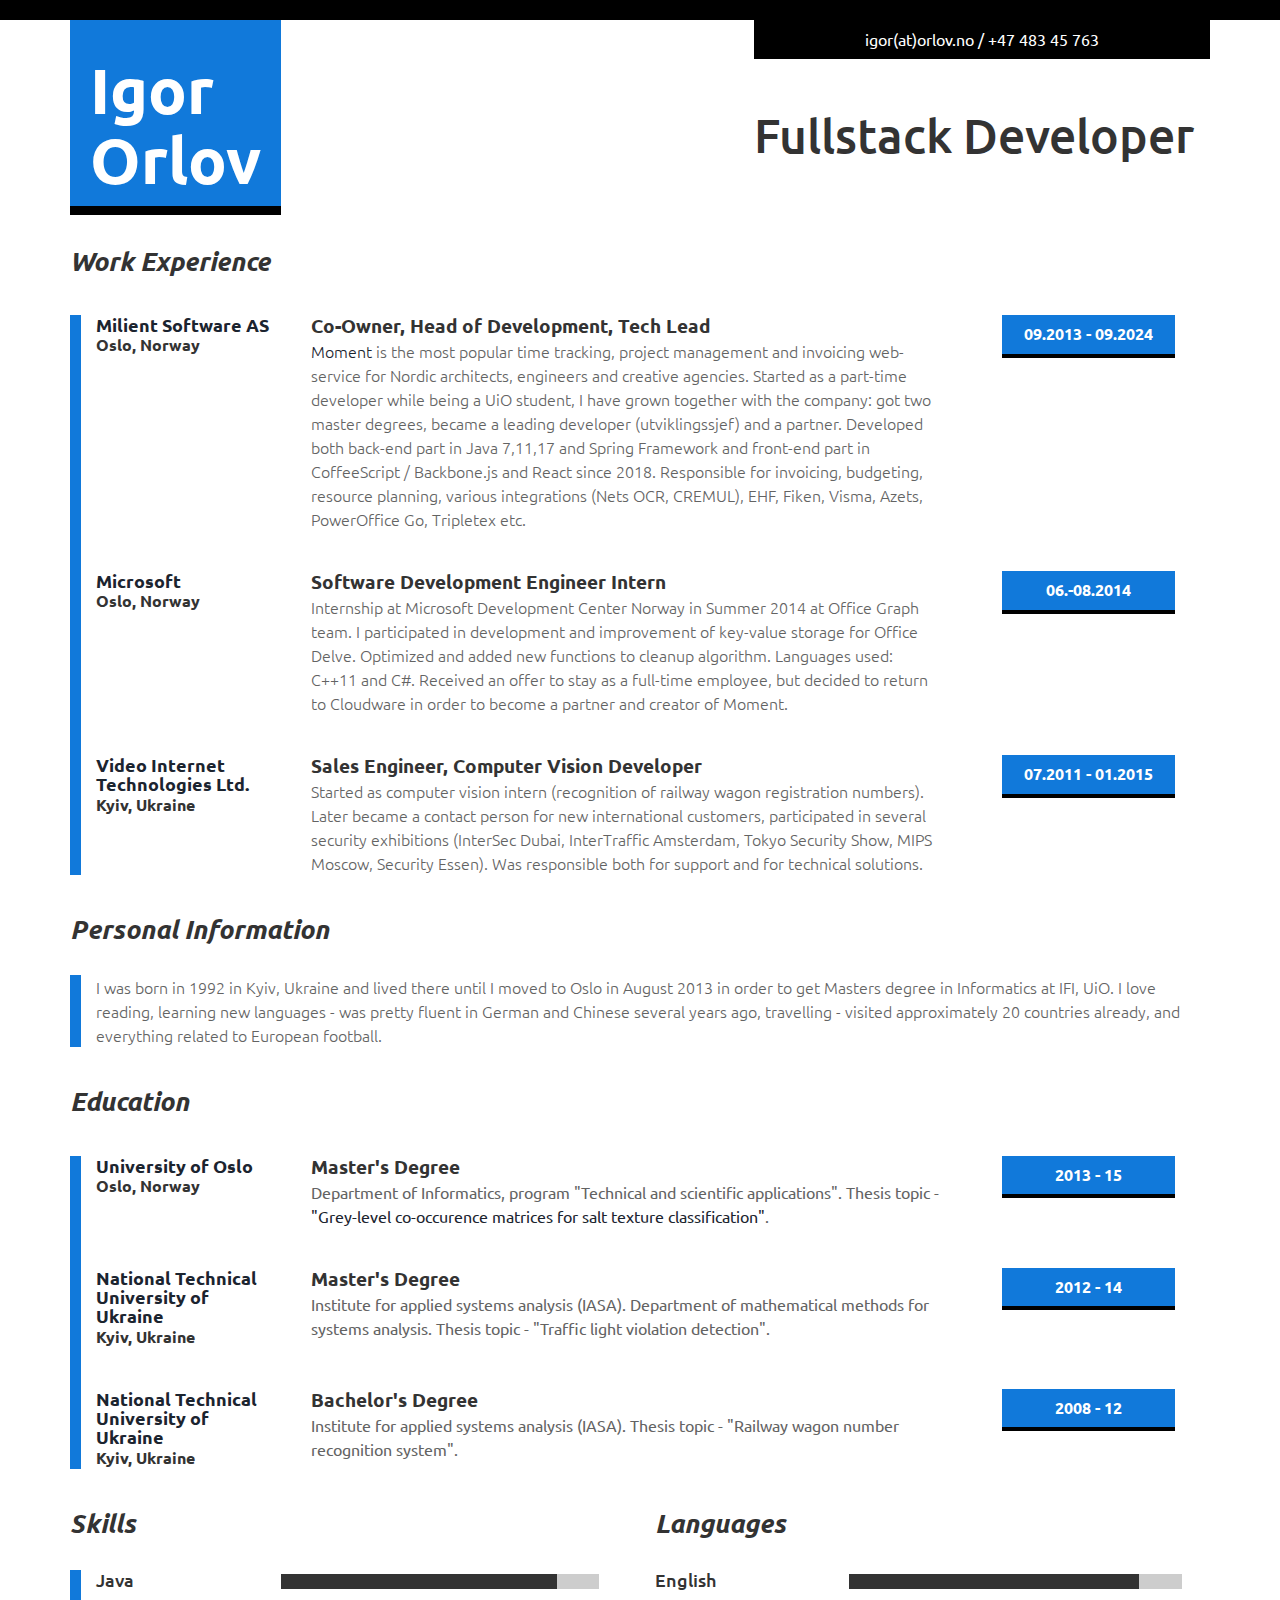
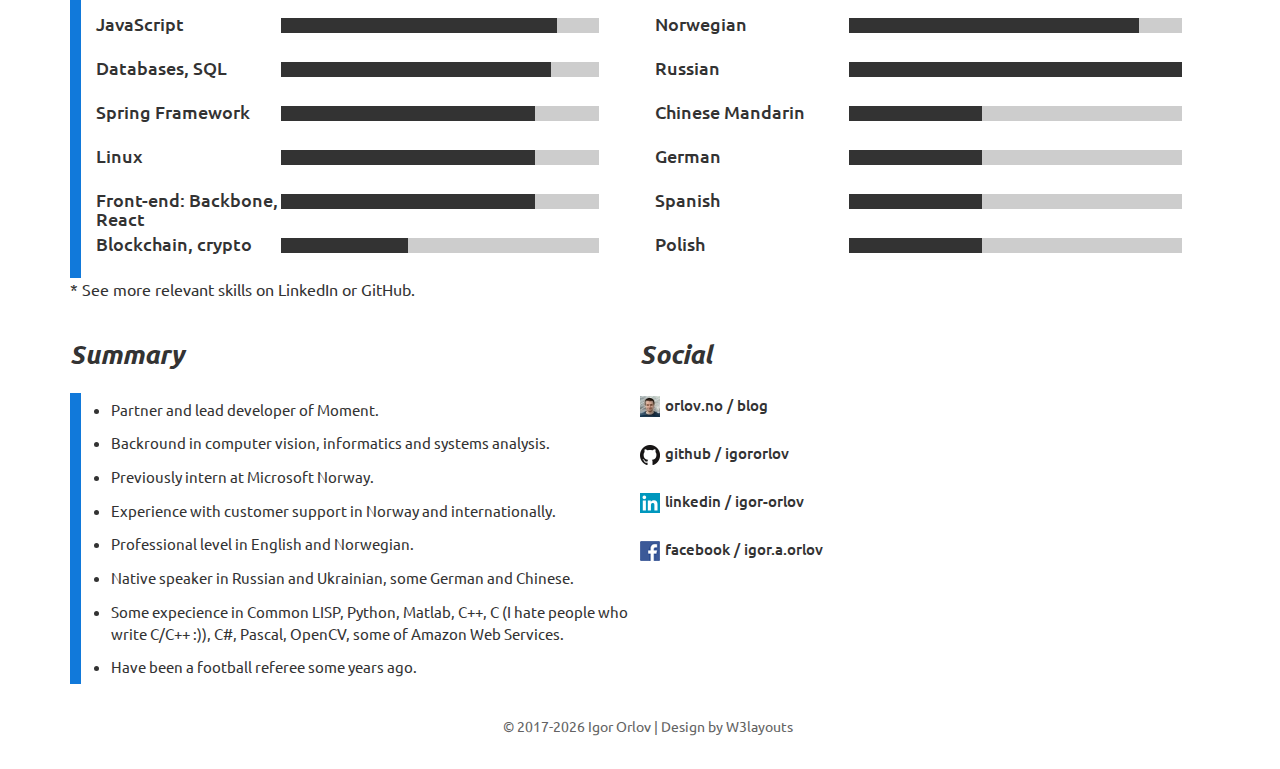
<file: index.html>
<!--A Design by W3layouts
Author: W3layout
Author URL: http://w3layouts.com
License: Creative Commons Attribution 3.0 Unported
License URL: http://creativecommons.org/licenses/by/3.0/
-->
<!DOCTYPE HTML>
<html>
<head>
<title>Igor Orlov - Fullstack Developer</title>
<!-- Custom Theme files -->
<link href="css/bootstrap.css" rel='stylesheet' type='text/css' />
<link href="css/style.css" rel='stylesheet' type='text/css' />
<!--//theme-style-->
<meta name="viewport" content="width=device-width, initial-scale=1">
<meta http-equiv="Content-Type" content="text/html; charset=utf-8" />
<meta name="keywords" content="Igor, Orlov, Igor Orlov, Ukraine, Ukraina, Oslo, Norway, Norge, Web Developer, Utvikler,
  Java, Full-stack, Spring Framework, JavaScript, CoffeeScript, Moment, Nordisoft" />
<script type="application/x-javascript"> addEventListener("load", function() { setTimeout(hideURLbar, 0); }, false); function hideURLbar(){ window.scrollTo(0,1); } </script>
<link href='http://fonts.googleapis.com/css?family=Ubuntu:300,400,500,700' rel='stylesheet' type='text/css'>
<link href='http://fonts.googleapis.com/css?family=Varela+Round' rel='stylesheet' type='text/css'>
<meta name="yandex-verification" content="ac87575062103234" />
	
	<!-- start menu -->

</head>
<body>
<!--
Hi, stranger! If you're reading this, you are probably really interested in this page. Let's meet some day in Oslo or Kyiv and I'll buy you a cup of coffee :)
-->
<!-- header -->
<div class="top-header"></div>
<div class="container">
	 <div class="header">
		 <h1>Igor <br class="no-print">Orlov</h1>
	 </div>
	 <div class="header-right">
		 <div class="list">
		 <ul>
			 <li><a href="mailto:igor@orlov.no?Subject=Contact%20from%20personal%20website" target="_top">igor(at)orlov.no</a></li>
			 <li>/</li>
			 <li><a href="tel:+4748345763">+47 483 45 763</a></li>
		 </ul>
		 </div>
		 <h2 class="job-title">Fullstack Developer</h2>
	 </div>
	 <div class="clearfix"></div>
</div>
<div class="content">
	 <div class="container">
		  <h3>Work Experience</h3>
	       <div class="work">
			 <div class="details">
				 <div class="col-md-3 city">
					 <h5><a href="https://www.milientsoftware.com/" target="_blank">Milient Software AS</a></h5>
					 <p>Oslo, Norway</p>
				 </div>
				 <div class="col-md-7 posts">
					 <h4>Co-Owner, Head of Development, Tech Lead</h4>
					 <p>
						 <a href="http://moment.team/" target="_blank">Moment</a> is the most popular time tracking,
						 project management and invoicing web-service for Nordic architects, engineers and creative agencies.
						 Started as a part-time developer while being a UiO student, I have grown together with the company: got two master degrees,
             became a leading developer (utviklingssjef) and a partner.
             Developed both back-end part in Java 7,11,17 and Spring Framework and front-end part in CoffeeScript / Backbone.js and React since 2018. Responsible for invoicing, budgeting,
             resource planning, various integrations (Nets OCR, CREMUL), EHF, Fiken, Visma, Azets, PowerOffice Go, Tripletex etc.
           </p>
				 </div>
				 <div class="col-md-2 date">
					 <p>09.2013 - 09.2024</p>
				 </div>
				 <div class="clearfix"></div>
			 </div>
			 <div class="details">
				 <div class="col-md-3 city">
					 <h5><a href="https://en.wikipedia.org/wiki/Microsoft_Development_Center_Norway" target="_blank">Microsoft</a></h5>
					 <p>Oslo, Norway</p>
				 </div>
				 <div class="col-md-7 posts">
					 <h4>Software Development Engineer Intern</h4>
					 <p>Internship at Microsoft Development Center Norway in Summer 2014 at Office Graph team. I participated in development and improvement of
             key-value storage for Office Delve. Optimized and added new functions to cleanup algorithm. Languages used: C++11 and C#.
             Received an offer to stay as a full-time employee, but decided to return to Cloudware in order to become a partner and creator of Moment. </p>
				 </div>
				 <div class="col-md-2 date">
					 <p>06.-08.2014</p>
				 </div>
				 <div class="clearfix"></div>
			 </div>
			 <div class="details">
				 <div class="col-md-3 city">
					 <h5><a href="http://vit.ua/" target="_blank">Video Internet Technologies Ltd.</a></h5>
					 <p>Kyiv, Ukraine</p>
				 </div>
				 <div class="col-md-7 posts">
					 <h4>Sales Engineer, Computer Vision Developer</h4>
					 <p>Started as computer vision intern (recognition of railway wagon registration numbers). Later became a contact person for new international
             customers, participated in several security exhibitions (InterSec Dubai, InterTraffic Amsterdam, Tokyo Security Show, MIPS Moscow, Security Essen).
             Was responsible both for support and for technical solutions.</p>
				 </div>
				 <div class="col-md-2 date">
					 <p>07.2011 - 01.2015</p>
				 </div>
     			 <div class="clearfix"></div>
			 </div>
		 </div>
		 <h3>Personal Information</h3>
		 <div class="info">
			 <p>I was born in 1992 in Kyiv, Ukraine and lived there until I moved to Oslo in August 2013 in order to get Masters
         degree in Informatics at IFI, UiO. I love reading, learning new languages - was pretty fluent in German and Chinese several years ago,
         travelling - visited approximately 20 countries already, and everything related to European football.
       </p>
		 </div>
		 <h3>Education</h3>
	       <div class="education">
			 <div class="details">
				 <div class="col-md-3 city">
					 <h5><a href="http://www.uio.no/" target="_blank">University of Oslo</a></h5>
					 <p>Oslo, Norway</p>
				 </div>
				 <div class="col-md-7 college">
					 <h4>Master's Degree</h4>
					 <h5>Department of Informatics, program "Technical and scientific applications". Thesis topic - <a href="https://pdfs.semanticscholar.org/131d/feefc22567f3249051dc430dc84f19e7cef5.pdf" target="_blank">"Grey-level co-occurence matrices for salt texture classification"</a>.</h5>
				 </div>
				 <div class="col-md-2 date">
					 <p>2013 - 15</p>
				 </div>
				 <div class="clearfix"></div>
			 </div>
			 <div class="details">
				 <div class="col-md-3 city">
					 <h5><a href="http://kpi.ua/en" target="_blank">National Technical University of Ukraine</a></h5>
					 <p>Kyiv, Ukraine</p>
				 </div>
				 <div class="col-md-7 college">
					 <h4>Master's Degree</h4>
					 <h5>Institute for applied systems analysis (IASA). Department of mathematical methods for systems analysis.
             Thesis topic - "Traffic light violation detection".</h5>
				 </div>
				 <div class="col-md-2 date">
					 <p>2012 - 14</p>
				 </div>
				 <div class="clearfix"></div>
			 </div>
			 <div class="details">
				 <div class="col-md-3 city">
           <h5><a href="http://kpi.ua/en" target="_blank">National Technical University of Ukraine</a></h5>
					 <p>Kyiv, Ukraine</p>
				 </div>
				 <div class="col-md-7 college">
					 <h4>Bachelor's Degree</h4>
					 <h5>Institute for applied systems analysis (IASA). Thesis topic - "Railway wagon number recognition system".</h5>
				 </div>
				 <div class="col-md-2 date">
					 <p>2008 - 12</p>
				 </div>
				 <div class="clearfix"></div>
			 </div>
		 </div>
		 <div class="skills">
			 <div class="col-md-6 skill-list">
				 <h3>Skills</h3>
				 <div class="lists">
					 <div class="sub grid1">
						 <h5>Java</h5>
						 <div class="progressy1"><p></p></div>
						 <div class="clearfix"></div>
					 </div>
					 <div class="sub">
						 <h5>JavaScript</h5>
						 <div class="progressy2"><p></p></div>
						 <div class="clearfix"></div>
					 </div>
					 <div class="sub">
						 <h5>Databases, SQL</h5>
						 <div class="progressy3"><p></p></div>
						 <div class="clearfix"></div>
					 </div>
					 <div class="sub">
						 <h5>Spring Framework</h5>
						 <div class="progressy4 php"><p></p></div>
						 <div class="clearfix"></div>
					 </div>
           <div class="sub">
             <h5>Linux</h5>
             <div class="progressy4 php"><p></p></div>
             <div class="clearfix"></div>
           </div>
					 <div class="sub">
						 <h5>Front-end: Backbone, React</h5>
						 <div class="progressy4 php"><p></p></div>
						 <div class="clearfix"></div>
					 </div>
					 <div class="sub">
						 <h5>Blockchain, crypto</h5>
						 <div class="progressy7 php"><p></p></div>
						 <div class="clearfix"></div>
					 </div>
				 </div>
         <p>
           * See more relevant skills on LinkedIn or GitHub.
         </p>
			 </div>
			 <div class="col-md-6 skill-list">
				  <h3>Languages</h3>
				  <div class="lists2">
					  <div class="sub grid1">
						 <h5>English</h5>
						 <div class="progressy1"><p></p></div>
						 <div class="clearfix"></div>
					 </div>
					 <div class="sub">
						 <h5>Norwegian</h5>
						 <div class="progressy1"><p></p></div>
						 <div class="clearfix"></div>
					 </div>
					 <div class="sub">
						 <h5>Russian</h5>
						 <div class="progressy6"><p></p></div>
						 <div class="clearfix"></div>
					 </div>
					 <div class="sub">
						 <h5>Chinese Mandarin</h5>
						 <div class="progressy7"><p></p></div>
						 <div class="clearfix"></div>
					 </div>
           <div class="sub">
						 <h5>German</h5>
						 <div class="progressy7"><p></p></div>
						 <div class="clearfix"></div>
					 </div>
					 <div class="sub">
						 <h5>Spanish</h5>
						 <div class="progressy7"><p></p></div>
						 <div class="clearfix"></div>
					 </div>
					 <div class="sub">
						 <h5>Polish</h5>
						 <div class="progressy7"><p></p></div>
						 <div class="clearfix"></div>
					 </div>
				 </div>
			 </div>
			 <div class="clearfix"></div>
		 </div>
		 <div class="bottom_cnt">
		     <div class="left_grid">
				 <h3>Summary</h3>
				 <ul class="list2">
					 <li>Partner and lead developer of Moment.</li>
					 <li>Backround in computer vision, informatics and systems analysis.</li>
					 <li>Previously intern at Microsoft Norway.</li>
					 <li>Experience with customer support in Norway and internationally.</li>
           <li>Professional level in English and Norwegian.</li>
           <li>Native speaker in Russian and Ukrainian, some German and Chinese.</li>
					 <li>Some expecience in Common LISP, Python, Matlab, C++, C (I hate people who write C/C++ :)), C#, Pascal, OpenCV, some of Amazon Web Services.</li>
					 <li>Have been a football referee some years ago.</li>
				 </ul>
			 </div>
			 <div class="right_grid">
				 <h3>Social</h3>
				 <ul class="media_sec">
					 <li><a href="./blog.html"><img src="images/igor.jpg" alt=""/>orlov.no / blog</a></li>
					 <li><a href="https://github.com/igororlov" target="_blank"><img src="images/gh.png" alt=""/>github / igororlov</a></li>
					 <li><a href="https://www.linkedin.com/in/igor-orlov" target="_blank"><img src="images/lkd.ico" alt=""/>linkedin / igor-orlov</a></li>
					 <li><a href="https://www.facebook.com/igor.a.orlov" target="_blank"><img src="images/fb.png" alt=""/>facebook / igor.a.orlov</a></li>
				 </ul>
			 </div>
			 <div class="clearfix"></div>
		 </div>
		 <div class="copywrite">
			 <p>© 2017-<script type="text/javascript">document.write(new Date().getFullYear());</script> Igor Orlov | Design by <a href="http://w3layouts.com/" target="_blank">W3layouts</a> </p>
		 </div>
	</div>
</div>
<!---->

<!-- Google Analytics - just to track whether someone is seeing this page -->
<script>
  (function(i,s,o,g,r,a,m){i['GoogleAnalyticsObject']=r;i[r]=i[r]||function(){
  (i[r].q=i[r].q||[]).push(arguments)},i[r].l=1*new Date();a=s.createElement(o),
  m=s.getElementsByTagName(o)[0];a.async=1;a.src=g;m.parentNode.insertBefore(a,m)
  })(window,document,'script','https://www.google-analytics.com/analytics.js','ga');
  ga('create', 'UA-92518655-1', 'auto');
  ga('send', 'pageview');
</script>

</body>
</html>
</file>
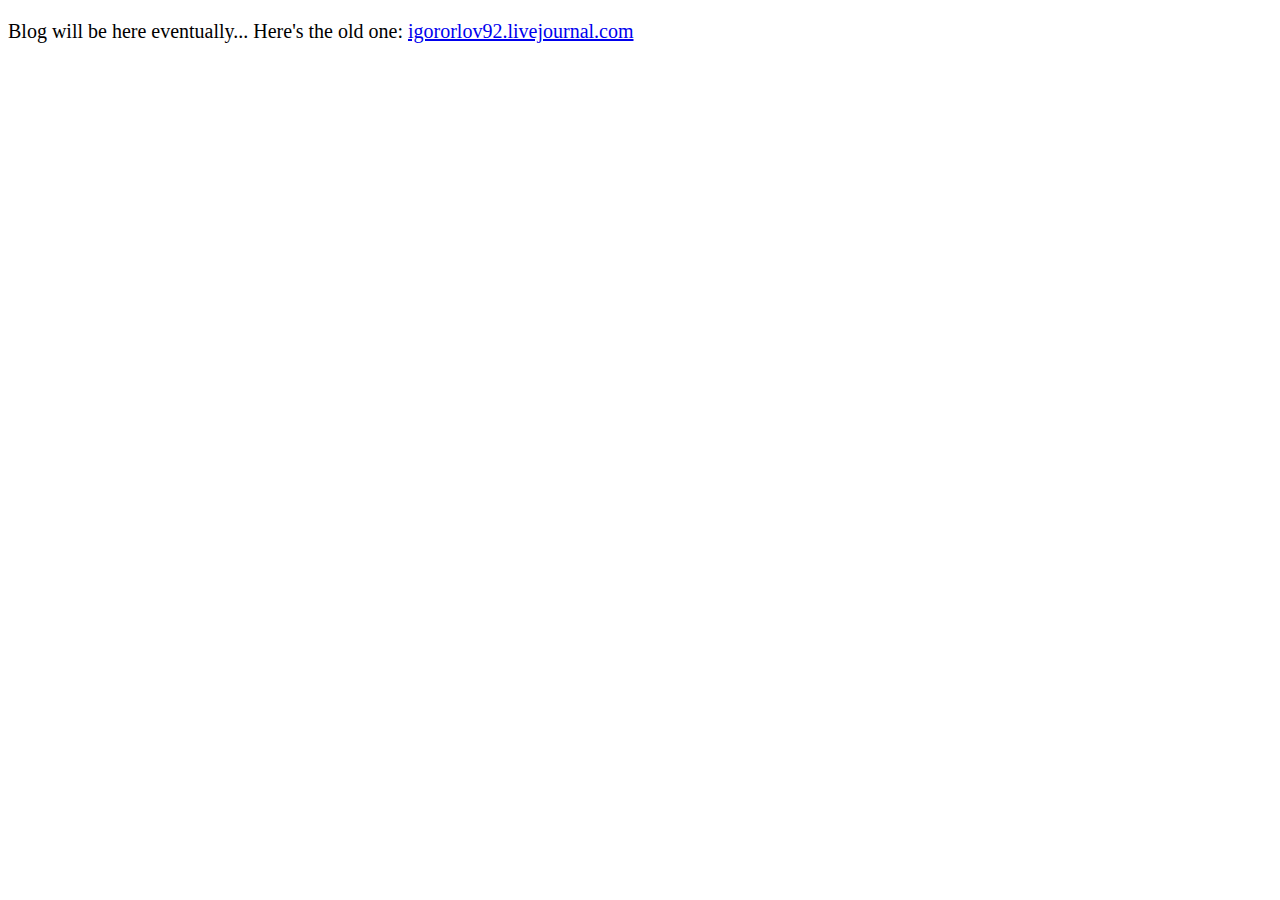
<file: blog.html>
<!DOCTYPE html>
<html lang="en">
<head>
  <meta charset="UTF-8">
  <title>Blog</title>
</head>
<body>
  <p style="font-size: 20px">
    Blog will be here eventually... Here's the old one: <a href="https://igororlov92.livejournal.com/" target="_blank">igororlov92.livejournal.com</a>
  </p>
</body>
</html>
</file>
<file: css/style.css>
/*
Author: W3layout
Author URL: http://w3layouts.com
License: Creative Commons Attribution 3.0 Unported
License URL: http://creativecommons.org/licenses/by/3.0/
*/
h4, h5, h6,
h1, h2, h3 {margin: 0;}
ul, ol {margin: 0; padding:0;}
p {margin: 0;}
html, body{
	font-family: 'Ubuntu', sans-serif;
	font-size: 100%;
	background: #ffffff;
}
body a{
	transition:0.5s all;
	-webkit-transition:0.5s all;
	-moz-transition:0.5s all;
	-o-transition:0.5s all;
	-ms-transition:0.5s all;
}
body {
  padding-top:0px;
}
a:focus {
  outline-offset: 0px;
  text-decoration:none;
}
/*-- header_top --*/
.top-header{
	background:#000;
	padding:10px 0;
	position:relative;
}
.header{
	float:left;
	  width: 50%;
}
.header h1{
	 background:#1179DA;
	color:#fff;
	padding:35px 20px 10px 20px;
	font-weight:600;
	display:inline-block;
	font-size: 4em;
	  border-bottom: 9px solid #000;
}
.header-right{
	float:right;
	width:40%;
}
.list ul{
		background:#000;
		padding:0.5em 1em;
		text-align:center;
}
.list ul li {
	display:inline-block;
	color:#fff;
}
.list ul li a{
	color:#fff;
}
.header-right h2{
	color:#333;
	font-size:3em;
	margin-top:50px;
	display: inline-block;
	text-align:right;
}
.header-right span{
	color: #000;
  font-size: 1.5em;
  text-align: center;
  padding: 10px 18px;
  position: absolute;
  top: 13%;
  right: 11%;
  font-style: italic;
}
/*----*/
.content{
	margin:2em 0;
}
.content h3{
	color:#333;
	font-size:1.6em;
	font-weight:600;
	  font-style: italic;
}
.work,.education {
  border-left: 11px solid #1179DA;
}
.work {
	margin-bottom:2.5em;
}
.details{
	margin-top:2.5em;
}
.date p{
	color: #fff;
  font-size: 1em;
  font-weight: 600;
  background: #1179DA;
  padding: 8px 0px;
  text-align: center;
  border-bottom: 4px solid #000;
}
.posts,.college{
  margin-right: 3em;
}
.posts h4,.college h4{
	color:#333;
	font-size:1.2em;
	margin-bottom:3px;
	font-weight:600;
}
.posts p,.college h5{
	line-height:1.5em;
	color:#636363;
	font-weight: 300;
}
.college h5{
	color:#636363;
	font-size:1em;
	font-weight: 400;
}
.city{
	width:19%;
}
.city h5{
	color:#333;
	font-size:1.1em;
	font-weight:600;
}
.city p{
	color:#333;
	font-size:1em;
	font-weight:600;
}
/*--skills--*/
.skills{
	margin:2.5em 0;
}
.skill-list:nth-child(1){
	padding-left: 0;
}
.skill-list:nth-child(2){
	padding-right: 0;
}
.grid1{
	margin-top:2em;
}
.lists{
	border-left: 11px solid #1179DA;
	padding-left:15px;
}
.date {
  padding-left: 0;
}
.sub h5{
	float:left;
	width:35%;
	color:#333;
	font-size:1.1em;
	font-weight:500;
	display:inline-block;
}
.progressy1,.progressy2,.progressy3,.progressy4,.progressy5,.progressy6,.progressy7{
	width:60%;
	float:left;
}
.progressy1,.progressy2,.progressy3,.progressy4,.progressy5,.progressy6,.progressy7{
  background:#CDCDCD;
  margin:4px 0 25px 0
}
.progressy1 p,.progressy2 p {
  background:#333;
  width: 87%;
  height: 15px;
}
.progressy3 p{
	background:#333;
  width: 85%;
  height: 15px;
}
.progressy4 p{
	background:#333;
  width: 80%;
  height: 15px;
}
.progressy5 p{
	background:#333;
  width: 45%;
  height: 15px;
}
.progressy6 p{
	background:#333;
  width: 100%;
  height: 15px;
}
.progressy7 p{
	background:#333;
  width: 40%;
  height: 15px;
}
.info{
	 margin:2em 0 2.5em 0;
}
.info p{
  line-height: 1.5em;
  color: #636363;
  font-weight: 300;
  border-left: 11px solid #1179DA;
  padding-left:15px;
}
.left_grid{
	float:left;
	width:50%;
}
.right_grid{
	float:left;
	width:50%;
}
ul.list2{
	 border-left: 11px solid #1179DA;
  padding-left:30px;
  margin-top:1.5em;
}
ul.list2 li{
	padding:6px 0;
	color: #333;
  font-weight: 400;
  font-size:0.95em;
}
ul.media_sec li{
	margin-top:1.5em;
	display:block;
	color: #333;
  font-weight: 500;
}
ul.media_sec li a{
	display:inline-block;
	color: #333;
  font-weight: 500;
  font-size:0.95em;
  text-decoration:none;
}
ul.media_sec li img{
	margin-right:5px;
}
.copywrite {
  padding-left: 1em;
  margin-top: 2em;
  text-align:center;
}
.copywrite p {
  color: #636363;
  font-size: 0.9em;
}
.copywrite p a {
  color: #636363;
}
.copywrite p a:hover{
  color: #1179DA;
}
/*--responsive--*/
@media (max-width: 1024px){
.top-header {
  padding: 6px 0;
}
.header h1 {
  padding: 44px 27px 10px 27px;
  font-size: 3em;
  border-bottom: 6px solid #000;
}
.list ul {
  padding:0px 1em 8px 1em;
}
.list ul li {
  font-size: 0.9em;
}
.header-right h2 {
  font-size: 2.5em;
  margin-top: 44px;
}
.city h5 {
  font-size: 1em;
}
.posts p, .college h5,.info p {
  font-size: 0.9em;
}
.city p {
  font-size: 0.85em;
}
ul.list2 li {
  font-size: 0.9em;
}
}
@media (max-width: 768px){
.header h1 {
  padding: 43px 25px 10px 25px;
  font-size: 2.3em;
  border-bottom: 5px solid #000;
}
.header-right h2 {
  font-size: 2em;
  margin-top: 38px;
}
.header-right {
  width: 40%;
}
.list ul li {
  font-size: 0.8em;
}
.city {
  width: 25%;
  float: left;
}
.posts, .college {
  margin-right: 2em;
  float: left;
  width: 50%;
}
.date {
  float: left;
  width: 20%;
}
.posts h4, .college h4 {
  font-size: 1.1em;
}
.city h5 {
  font-size: 0.95em;
}
.city p {
  font-size: 0.8em;
}
.lists2 {
  border-left: 11px solid #1179DA;
  padding-left: 15px;
}
.skill-list:nth-child(1){
	padding:0;
}
.skill-list:nth-child(2){
	padding:0;
	margin-top: 2em;
}
.left_grid {
  width: 69%;
}
.right_grid {
  width: 29%;
}
ul.list2 li {
  font-size: 0.8em;
}
.date{
	padding:0;
}
}
@media (max-width:640px){
.header-right {
  width: 43%;
}
.header h1 {
  padding: 51px 18px 11px 18px;
  font-size: 2em;
  border-bottom: 5px solid #000;
}
.header-right h2 {
  font-size: 1.8em;
  margin-top: 45px;
}
.content h3 {
  font-size: 1.4em;
}
.posts, .college {
  margin-right: 0em;
  width: 72%;
}
.city h5 {
  font-size: 0.85em;
}
.city p {
  font-size: 0.75em;
}
.posts p, .college h5, .info p {
  font-size: 0.85em;
}
.date p {
  font-size: 0.9em;
  padding: 5px 0px;
  border-bottom: 3px solid #000;
}
.info {
  margin: 2em 0;
}
.city {
  width: 28%;
}
.sub h5 {
  font-size: 0.9em;
}
.progressy1, .progressy2, .progressy3, .progressy4, .progressy6, .progressy7 {
  margin: 4px 0 18px 0;
}
.progressy1 p, .progressy2 p,.progressy3 p, .progressy4 p, .progressy6 p, .progressy7 p {
  height: 12px;
}
.left_grid {
  width: 100%;
  margin-bottom: 2em;
}
.right_grid {
  width: 100%;
}

span.label.skills {
  font-size: 20px;
  margin-top: 10px;
}

ul.media_sec{
	  border-left: 11px solid #1179DA;
  padding-left: 15px;
}
}
@media (max-width:568px){
.header-right {
  width: 50%;
}
.header-right h2 {
  font-size: 1.6em;
  margin: 45px 0px 0 0px;
  text-align: right;
  display:block;
}
.posts{
  width: 72%;
}
.college {
  width: 79%;
}
.city {
  margin-bottom: 20px;
}
}
@media (max-width: 480px){
.header {
  width: 31%;
}
.header h1 {
  padding: 43px 18px 11px 18px;
  font-size: 1.8em;
  border-bottom: 4px solid #000;
}
.header-right {
  width: 59%;
}
.header-right h2 {
  font-size: 1.5em;
  margin: 37px 0px 0 0px;
}
.list ul {
  padding: 0px 1em 4px 1em;
}
.top-header {
  padding: 4px 0;
}
.city {
  width: 100%;
}
.posts {
  width: 100%;
  padding-right: 0;
  margin-bottom:1.5em;
}
.college {
  width: 100%;
  margin-bottom:1.5em;
}
.college h4 {
  font-size:0.9em;
}
.work, .education,.info p,.lists,.lists2,ul.list2,ul.media_sec  {
  border-left: 6px solid #1179DA;
}
.progressy1, .progressy2, .progressy3, .progressy4, .progressy6{
  margin: 4px 0 15px 0;
}
.progressy7,.php {
  margin: 4px 0 0px 0;
}
.progressy1 p, .progressy2 p, .progressy3 p, .progressy4 p, .progressy6 p, .progressy7 p {
  height: 10px;
}
ul.media_sec li {
  font-size: 0.9em;
}
ul.media_sec li:nth-child(3){
 padding-bottom:0;
}
}
@media (max-width: 320px){
.header h1 {
  padding: 34px 12px 11px 11px;
  font-size: 1.3em;
  border-bottom: 3px solid #000;
}
.list ul {
  padding: 0px 0em 4px 0em;
}
.header-right {
  width: 53%;
}
.content h3 {
  font-size: 1.1em;
}
.content {
  margin: 1.5em 0;
}
.details {
  margin-top: 1.5em;
}
.top-header {
  padding: 2.5px 0;
}
.header-right h2 {
  font-size: 1.1em;
  margin:12px 0px 0 0px;
}
.list ul li {
  font-size: 0.7em;
}
.posts h4, .college h4 {
  font-size:1em;
}
.posts p, .college h5, .info p {
  font-size: 0.8em;
}
.date {
  width: 36%;
}
.work {
  margin-bottom: 1.5em;
}
.info {
  margin: 1.5em 0;
}
.college h4 {
  font-size: 0.95em;
}
.skills {
  margin: 1.5em 0;
}
.skill-list:nth-child(2) {
  margin-top: 1.5em;
}
}

/* Printable version */
@media print {
  .no-print, .no-print * {
      display: none !important;
  }
  a[href]:after {
    content: none !important;
  }
  .header h1 {
    font-weight: 500;
    font-size: 2em;
  }
  .header-right h2 {
    font-weight: 500;
    font-size: 2em;
  }
  .skills {
    page-break-before: always;
  }
}
</file>
